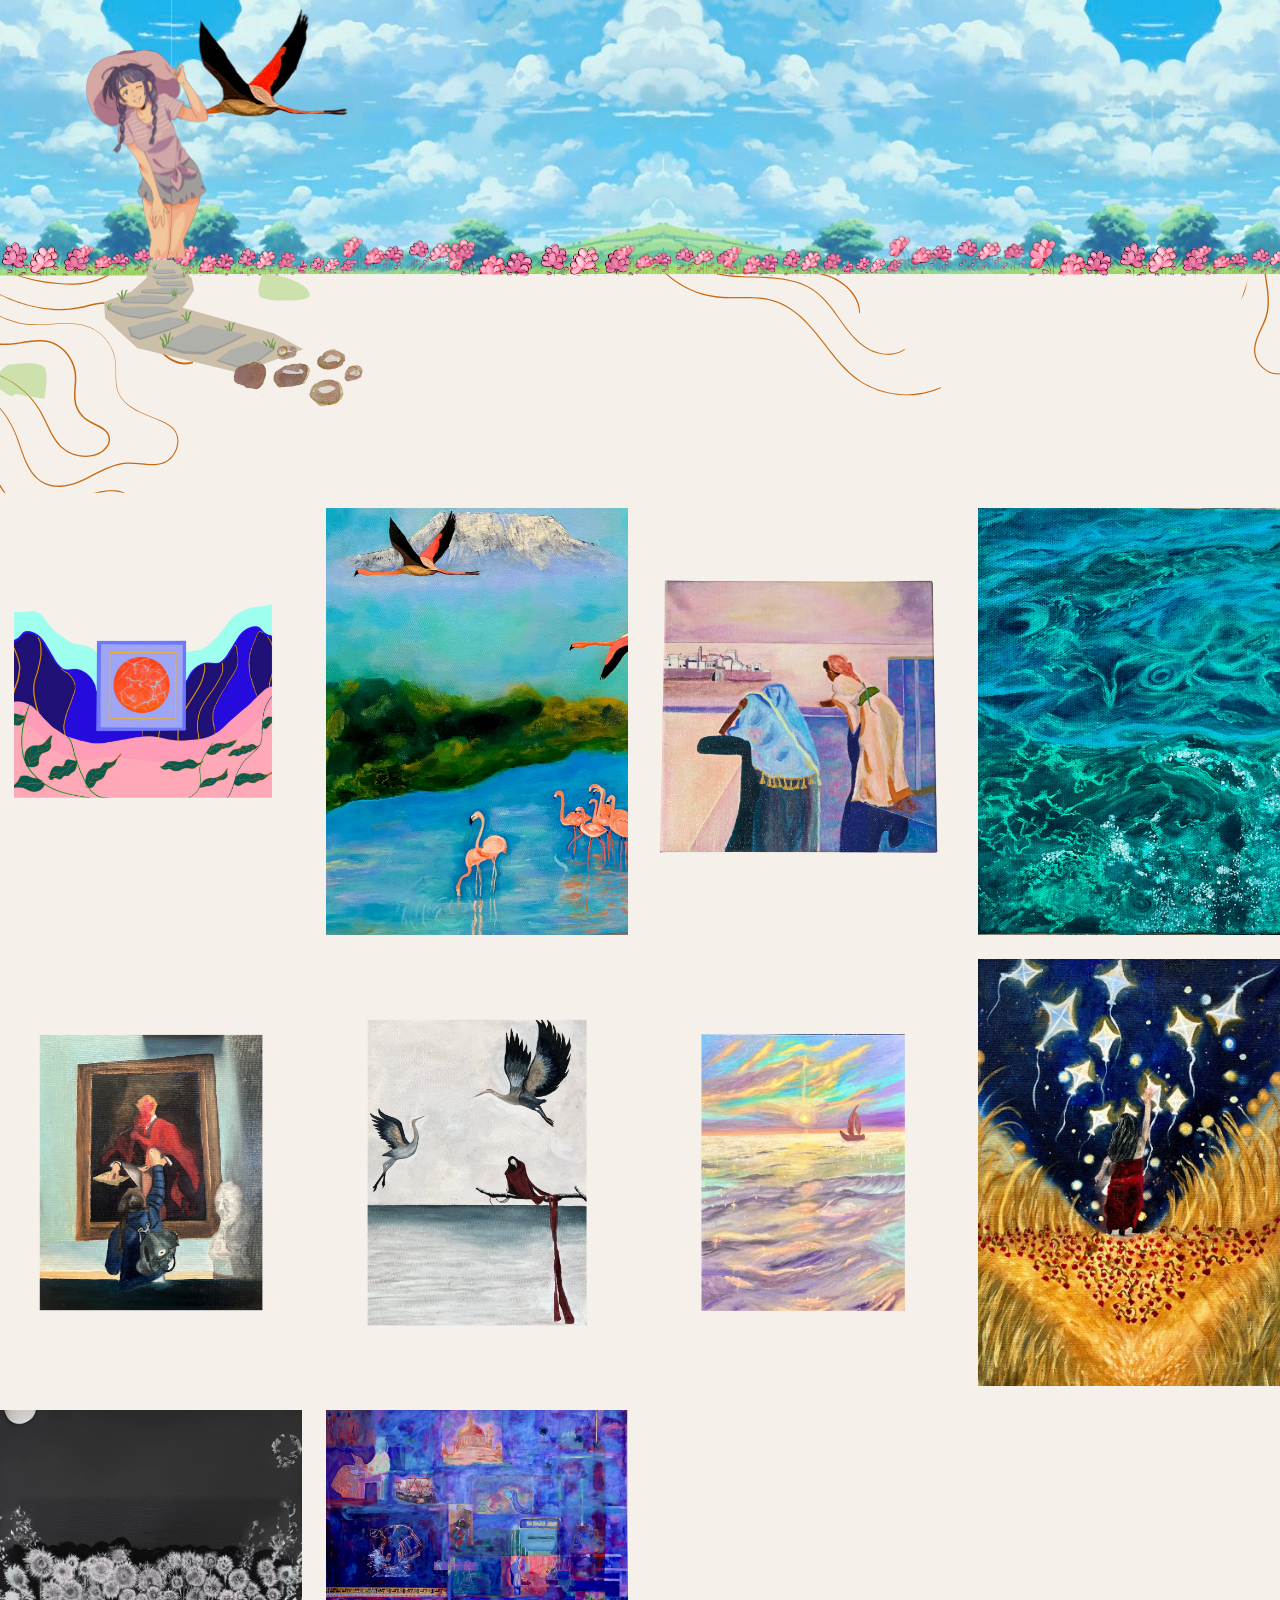
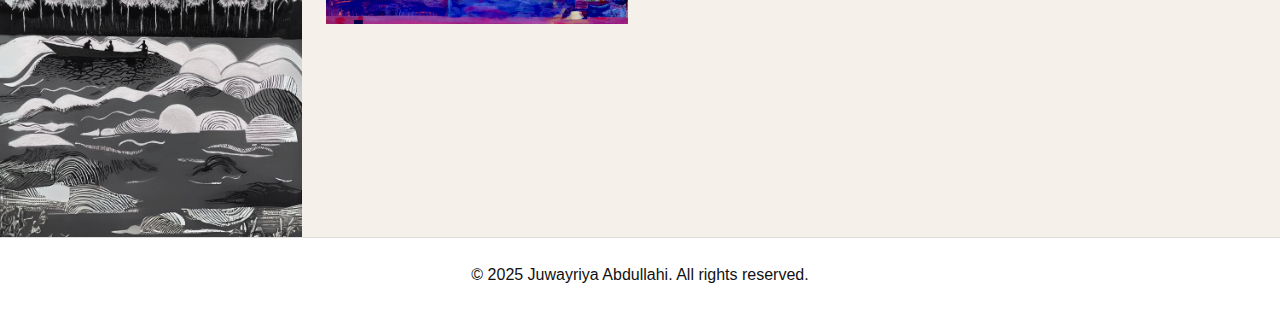
<file: index.html>
<!DOCTYPE html>
<html lang="en">
<head>
  <meta charset="UTF-8" />
  <meta name="viewport" content="width=device-width, initial-scale=1.0" />
  <meta name="description" content="Juwayriya Abdullahi | Fine Artist Portfolio" />
  <meta name="author" content="Juwayriya Abdullahi" />
  <title>Juwayriya Art</title>
  <link rel="stylesheet" href="assets/css/main.css" />
</head>
<body>

  <!-- Banner -->
  <section id="banner">
    <img src="assets/images/art7-banner.png" alt="Juwayriya Abdullahi Banner" />
  </section>

  <!-- Gallery -->
  <section class="gallery container">
    <img src="assets/images/art1.webp" alt="Artwork 1" loading="lazy" />
    <img src="assets/images/art2.webp" alt="Artwork 2" loading="lazy" />
    <img src="assets/images/art3.webp" alt="Artwork 3" loading="lazy" />
    <img src="assets/images/art4.webp" alt="Artwork 4" loading="lazy" />
    <img src="assets/images/art5.webp" alt="Artwork 5" loading="lazy" />
    <img src="assets/images/art6.webp" alt="Artwork 6" loading="lazy" />
    <img src="assets/images/art8.webp" alt="Artwork 8" loading="lazy" />
    <img src="assets/images/art9.webp" alt="Artwork 9" loading="lazy" />
    <img src="assets/images/art10.webp" alt="Artwork 10" loading="lazy" />
    <img src="assets/images/art11.webp" alt="Artwork 11" loading="lazy" />
  </section>

  <!-- Footer -->
  <footer>
    <p>&copy; 2025 Juwayriya Abdullahi. All rights reserved.</p>
  </footer>

</body>
</html>
</file>
<file: assets/css/main.css>
/* Reset and base */

* {
  box-sizing: border-box;
  margin: 0;
  padding: 0;
}

body {
  font-family: 'DM Sans', sans-serif;
  background-color: #f5f0ea; /* Soft light taupe */
  color: #111;
  line-height: 1.6;
  font-weight: 300;
  -webkit-font-smoothing: antialiased;
  -moz-osx-font-smoothing: grayscale;
  min-height: 100vh;
  display: flex;
  flex-direction: column;
}

/* Header banner */

header {
  width: 100%;
  max-height: 250px;
  overflow: hidden;
  flex-shrink: 0;
}

.banner {
  width: 100%;
  height: auto;
  display: block;
  object-fit: contain;
  object-position: center;
}

/* Gallery */

main {
  flex-grow: 1;
  padding: 2rem 1rem 3rem;
  max-width: 1100px;
  margin: 0 auto;
  width: 100%;
}

.gallery {
  display: grid;
  grid-template-columns: repeat(auto-fit, minmax(250px, 1fr));
  gap: 1.5rem;
}

.gallery picture,
.gallery img {
  display: block;
  width: 100%;
  height: auto;
  border-radius: 0; /* no rounded corners */
  box-shadow: none;
}

/* Footer */

footer {
  padding: 1.5rem 1rem;
  background-color: #fff;
  text-align: center;
  font-weight: 300;
  color: #111;
  border-top: 1px solid #ddd;
  flex-shrink: 0;
}

footer p {
  margin-bottom: 0.5rem;
}

.contact-link {
  color: #b33027; /* Audrey’s red */
  font-weight: 300;
  font-size: 1.1rem;
  text-decoration: none;
  transition: color 0.3s ease;
  letter-spacing: 0.02em;
}

.contact-link:hover,
.contact-link:focus {
  color: #7a1c15;
  outline: none;
}

/* Responsive tweaks */

@media (max-width: 600px) {
  .gallery {
    grid-template-columns: repeat(auto-fit, minmax(150px, 1fr));
    gap: 1rem;
  }

  footer {
    font-size: 0.9rem;
  }
}
</file>
